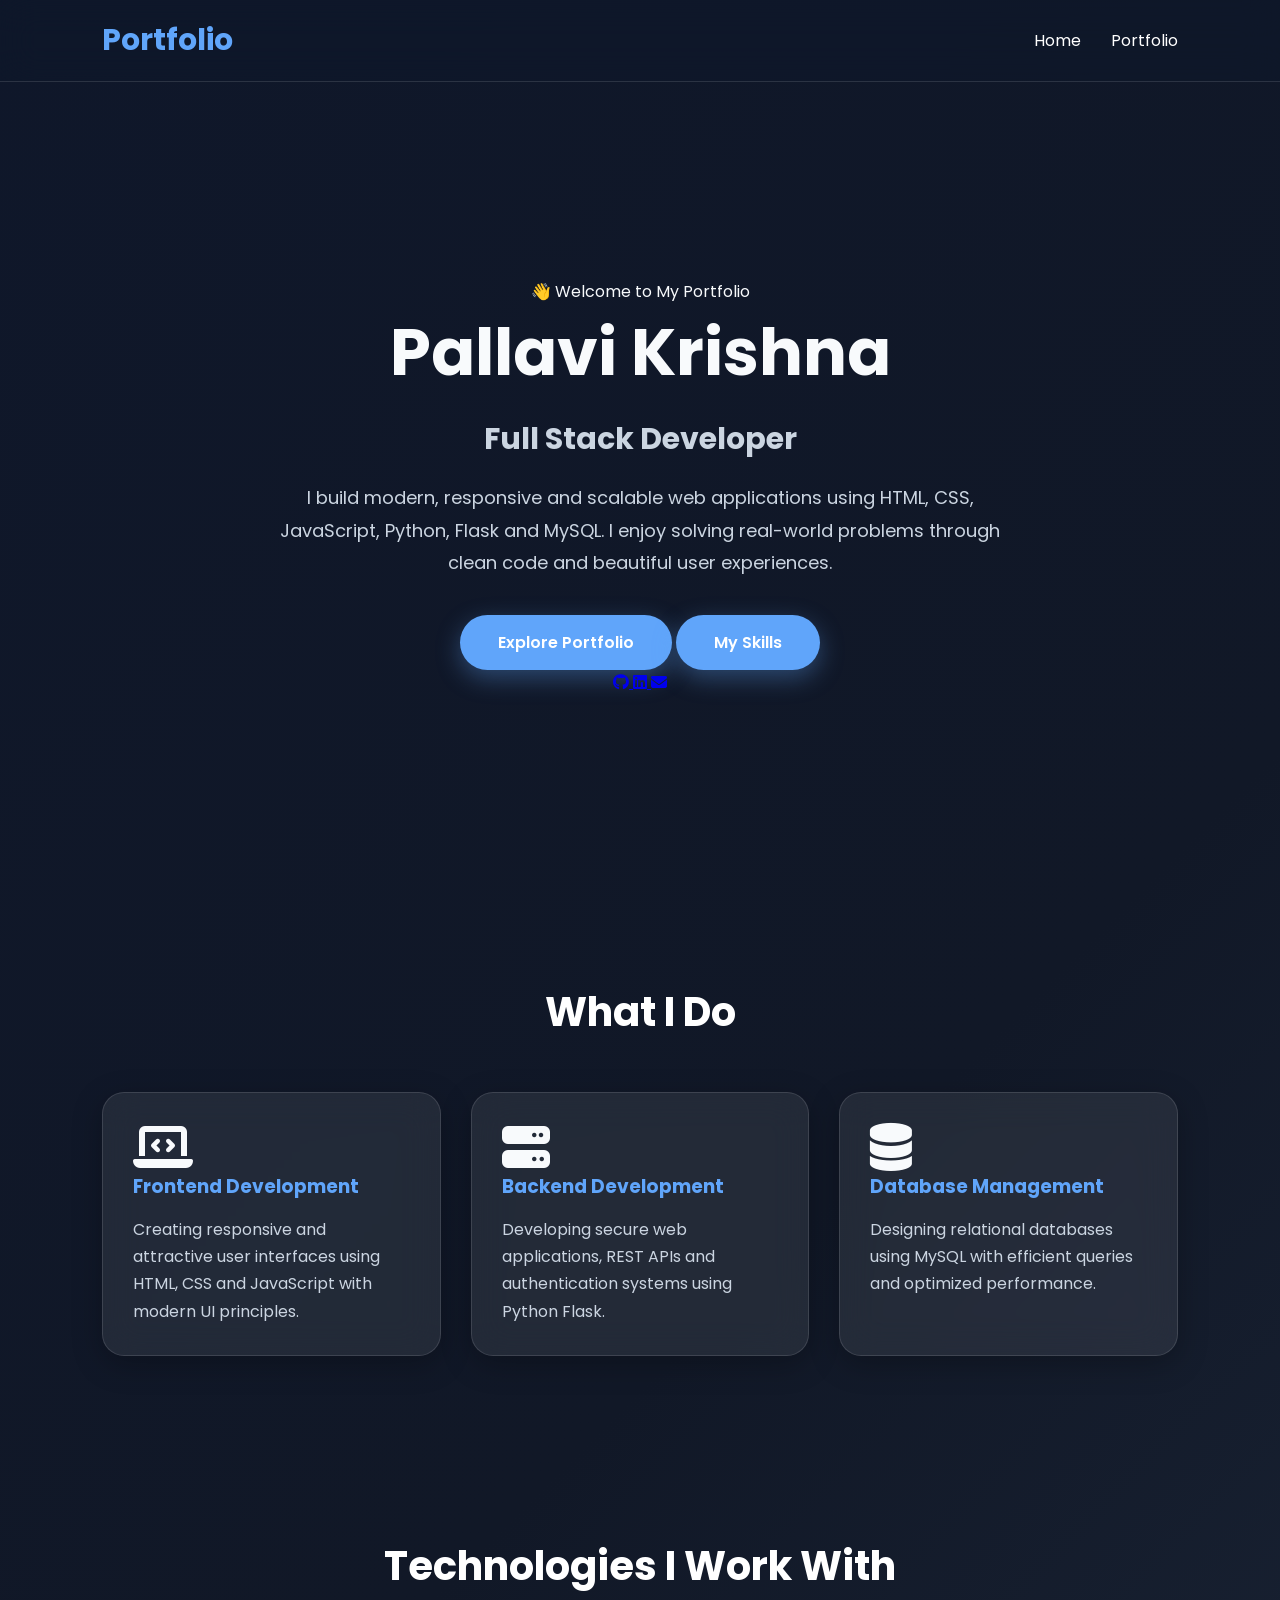
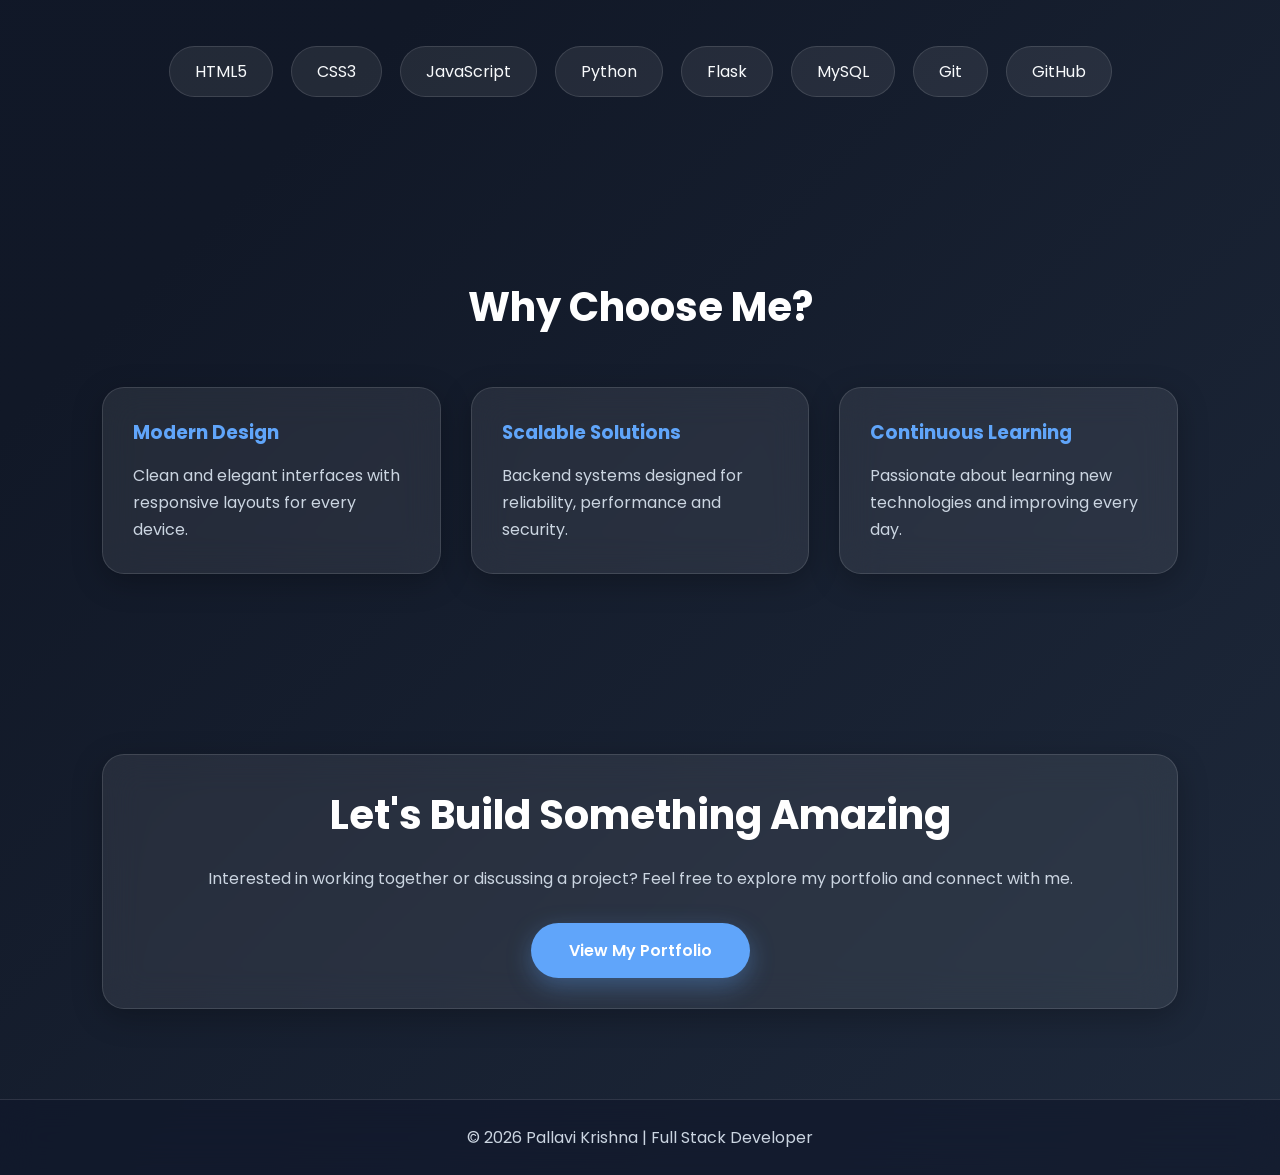
<file: index.html>
<!DOCTYPE html>
<html lang="en">

<head>
    <meta charset="UTF-8">
    <meta name="viewport" content="width=device-width, initial-scale=1.0">
    <title>Pallavi Krishna | Full Stack Developer</title>

    <link rel="stylesheet" href="style.css">

    <link href="https://fonts.googleapis.com/css2?family=Poppins:wght@300;400;500;600;700;800&display=swap"
        rel="stylesheet">

    <link rel="stylesheet"
        href="https://cdnjs.cloudflare.com/ajax/libs/font-awesome/6.6.0/css/all.min.css">

</head>

<body>

    <!-- Background Blur -->
    <div class="blur blur1"></div>
    <div class="blur blur2"></div>

    <!-- Navigation -->

    <nav>

        <div class="logo">
            Portfolio
        </div>

        <ul>

            <li><a href="index.html">Home</a></li>

            <li><a href="portfolio.html">Portfolio</a></li>

        </ul>

    </nav>

    <!-- Hero Section -->

    <section class="hero">

        <div class="hero-content">

            <span class="tag">
                👋 Welcome to My Portfolio
            </span>

            <h1>
                Pallavi Krishna
            </h1>

            <h2>
                Full Stack Developer
            </h2>

            <p>

                I build modern, responsive and scalable web
                applications using HTML, CSS, JavaScript,
                Python, Flask and MySQL.
                I enjoy solving real-world problems through
                clean code and beautiful user experiences.

            </p>

            <div class="hero-buttons">

                <a href="portfolio.html" class="btn">
                    Explore Portfolio
                </a>

                <a href="#services" class="btn btn-outline">
                    My Skills
                </a>

            </div>

            <div class="social-icons">

                <a href="https://github.com/Pallavi67-ui" target="_blank">
                    <i class="fab fa-github"></i>
                </a>

                <a href="https://www.linkedin.com/in/pallavi-krishna-b-67b9bb322/" target="_blank">
                    <i class="fab fa-linkedin"></i>
                </a>

                <a href="mailto:pallavipallavikrishna0@gmail.com">
                    <i class="fas fa-envelope"></i>
                </a>

            </div>

        </div>

    </section>

    <!-- Services -->

    <section class="services" id="services">

        <h2>
            What I Do
        </h2>

        <div class="service-box">

            <div class="card">

                <i class="fas fa-laptop-code fa-3x"></i>

                <h3>
                    Frontend Development
                </h3>

                <p>

                    Creating responsive and attractive user
                    interfaces using HTML, CSS and JavaScript
                    with modern UI principles.

                </p>

            </div>

            <div class="card">

                <i class="fas fa-server fa-3x"></i>

                <h3>
                    Backend Development
                </h3>

                <p>

                    Developing secure web applications,
                    REST APIs and authentication systems
                    using Python Flask.

                </p>

            </div>

            <div class="card">

                <i class="fas fa-database fa-3x"></i>

                <h3>
                    Database Management
                </h3>

                <p>

                    Designing relational databases using
                    MySQL with efficient queries and
                    optimized performance.

                </p>

            </div>

        </div>

    </section>

    <!-- Technologies -->

    <section>

        <h2>
            Technologies I Work With
        </h2>

        <div class="skill-container">

            <span>HTML5</span>

            <span>CSS3</span>

            <span>JavaScript</span>

            <span>Python</span>

            <span>Flask</span>

            <span>MySQL</span>

            <span>Git</span>

            <span>GitHub</span>

        </div>

    </section>

    <!-- Why Me -->

    <section>

        <h2>
            Why Choose Me?
        </h2>

        <div class="service-box">

            <div class="card">

                <h3>
                    Modern Design
                </h3>

                <p>

                    Clean and elegant interfaces with
                    responsive layouts for every device.

                </p>

            </div>

            <div class="card">

                <h3>
                    Scalable Solutions
                </h3>

                <p>

                    Backend systems designed for
                    reliability, performance and security.

                </p>

            </div>

            <div class="card">

                <h3>
                    Continuous Learning
                </h3>

                <p>

                    Passionate about learning new
                    technologies and improving every day.

                </p>

            </div>

        </div>

    </section>

    <!-- Call To Action -->

    <section>

        <div class="card" style="text-align:center;">

            <h2 style="margin-bottom:20px;">
                Let's Build Something Amazing
            </h2>

            <p style="margin-bottom:30px; color:#CBD5E1;">

                Interested in working together or discussing
                a project? Feel free to explore my portfolio
                and connect with me.

            </p>

            <a href="portfolio.html" class="btn">
                View My Portfolio
            </a>

        </div>

    </section>

    <!-- Footer -->

    <footer>

        <p>

            © 2026 Pallavi Krishna | Full Stack Developer

        </p>

    </footer>

</body>

</html>
</file>
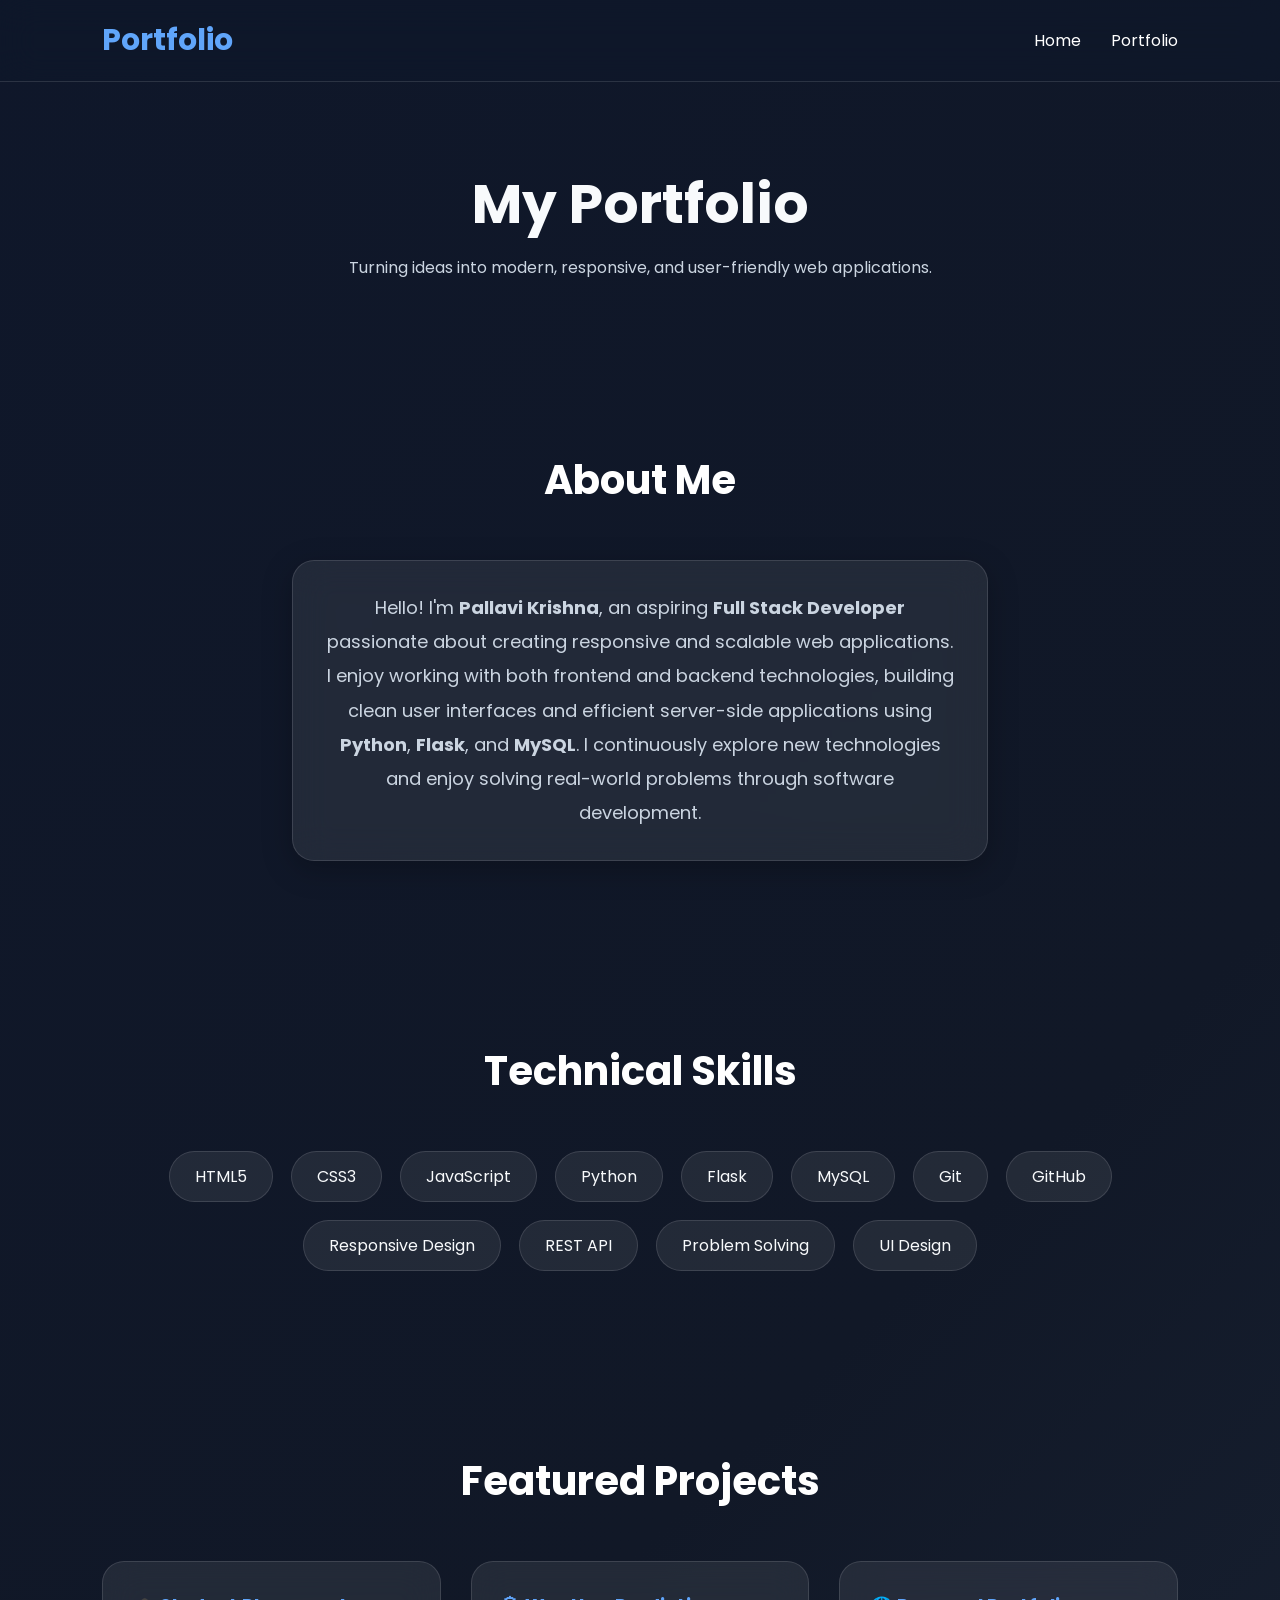
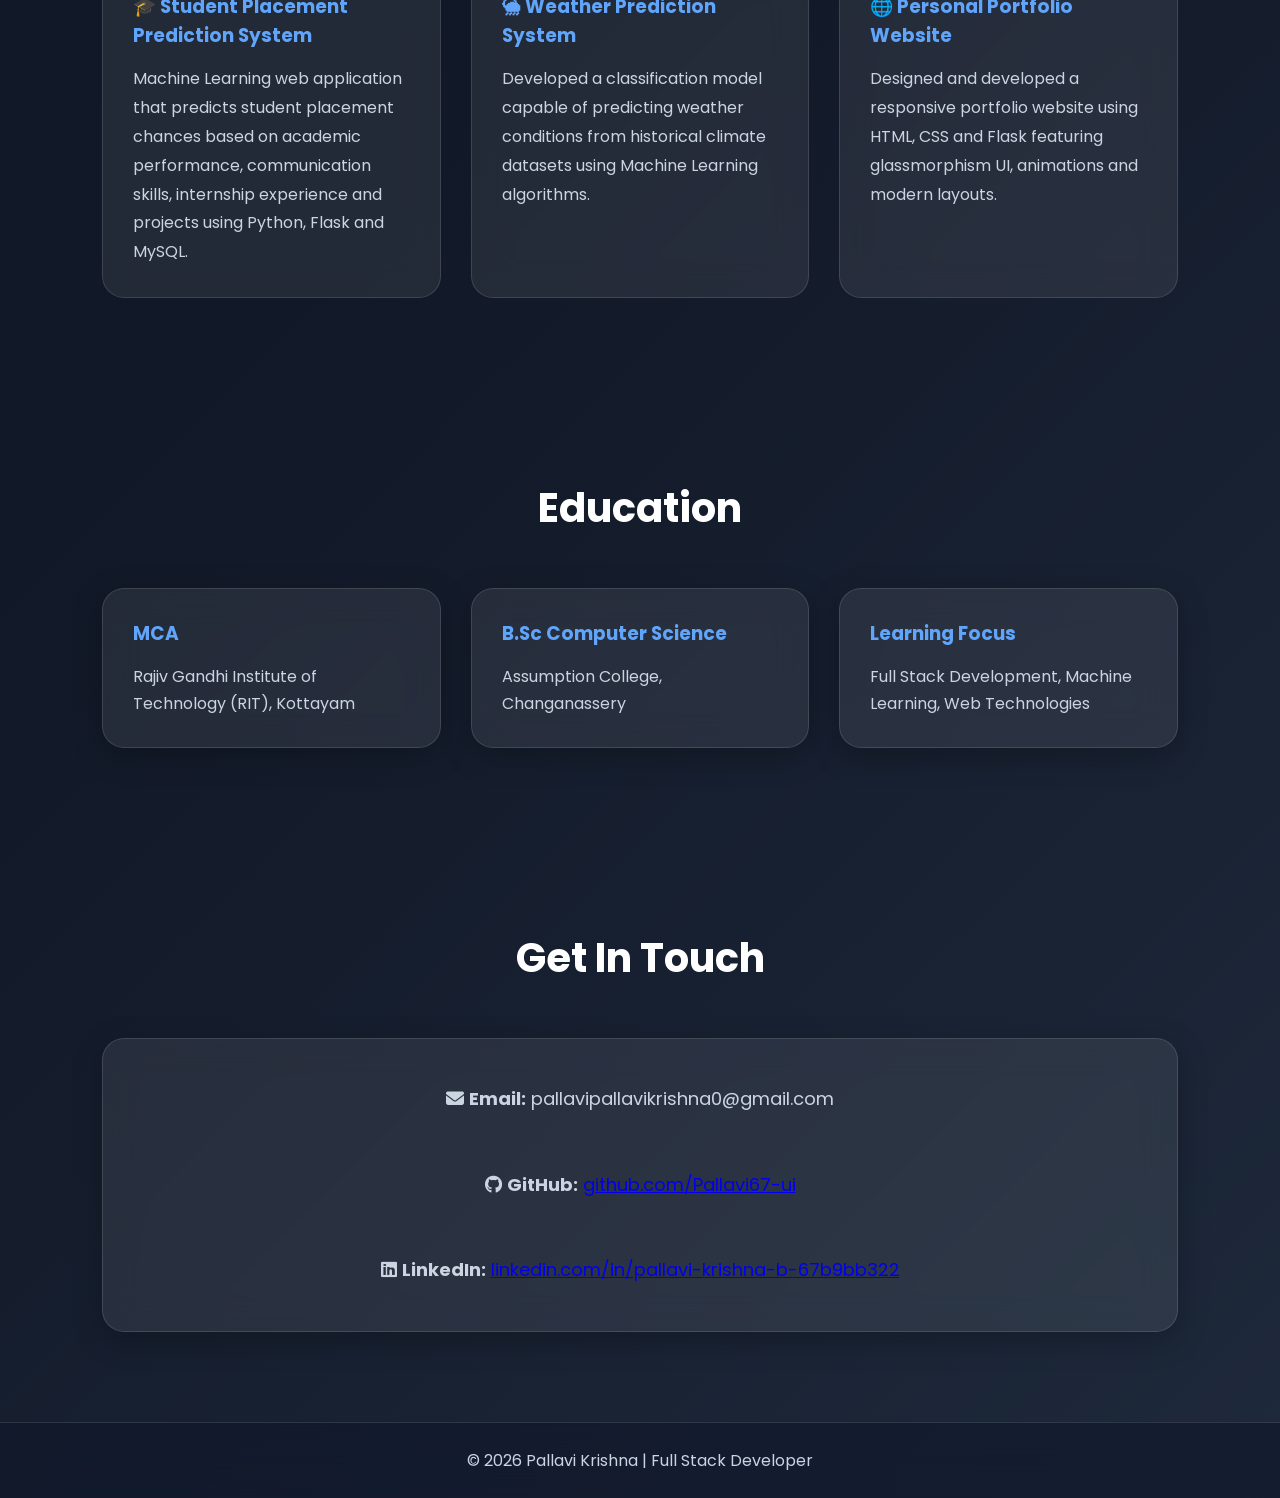
<file: portfolio.html>
<!DOCTYPE html>
<html lang="en">

<head>

    <meta charset="UTF-8">
    <meta name="viewport" content="width=device-width, initial-scale=1.0">

    <title>Pallavi Krishna | Portfolio</title>

    <link rel="stylesheet" href="style.css">

    <link href="https://fonts.googleapis.com/css2?family=Poppins:wght@300;400;500;600;700;800&display=swap"
        rel="stylesheet">

    <link rel="stylesheet"
        href="https://cdnjs.cloudflare.com/ajax/libs/font-awesome/6.6.0/css/all.min.css">

</head>

<body>

    <!-- Background Blur -->
    <div class="blur blur1"></div>
    <div class="blur blur2"></div>

    <!-- Navigation -->

    <nav>

        <div class="logo">
            Portfolio
        </div>

        <ul>

            <li><a href="index.html">Home</a></li>

            <li><a href="portfolio.html" class="active">Portfolio</a></li>

        </ul>

    </nav>

    <!-- Page Header -->

    <section class="page-title">

        <h1>My Portfolio</h1>

        <p>
            Turning ideas into modern, responsive, and user-friendly web applications.
        </p>

    </section>

    <!-- About -->

    <section class="about">

        <h2>About Me</h2>

        <div class="card">

            <p>

                Hello! I'm <strong>Pallavi Krishna</strong>, an aspiring
                <strong>Full Stack Developer</strong> passionate about
                creating responsive and scalable web applications.

                I enjoy working with both frontend and backend technologies,
                building clean user interfaces and efficient server-side
                applications using <strong>Python</strong>,
                <strong>Flask</strong>, and <strong>MySQL</strong>.

                I continuously explore new technologies and enjoy solving
                real-world problems through software development.

            </p>

        </div>

    </section>

    <!-- Skills -->

    <section>

        <h2>Technical Skills</h2>

        <div class="skill-container">

            <span>HTML5</span>

            <span>CSS3</span>

            <span>JavaScript</span>

            <span>Python</span>

            <span>Flask</span>

            <span>MySQL</span>

            <span>Git</span>

            <span>GitHub</span>

            <span>Responsive Design</span>

            <span>REST API</span>

            <span>Problem Solving</span>

            <span>UI Design</span>

        </div>

    </section>

    <!-- Projects -->

    <section>

        <h2>Featured Projects</h2>

        <div class="project-container">

            <div class="project-card">

                <h3>
                    🎓 Student Placement Prediction System
                </h3>

                <p>

                    Machine Learning web application that predicts
                    student placement chances based on academic
                    performance, communication skills, internship
                    experience and projects using Python, Flask and
                    MySQL.

                </p>

            </div>

            <div class="project-card">

                <h3>
                    🌦 Weather Prediction System
                </h3>

                <p>

                    Developed a classification model capable of
                    predicting weather conditions from historical
                    climate datasets using Machine Learning
                    algorithms.

                </p>

            </div>

            <div class="project-card">

                <h3>
                    🌐 Personal Portfolio Website
                </h3>

                <p>

                    Designed and developed a responsive portfolio
                    website using HTML, CSS and Flask featuring
                    glassmorphism UI, animations and modern layouts.

                </p>

            </div>

        </div>

    </section>

    <!-- Education -->

    <section>

        <h2>Education</h2>

        <div class="service-box">

            <div class="card">

                <h3>MCA</h3>

                <p>

                    Rajiv Gandhi Institute of Technology (RIT),
                    Kottayam

                </p>

            </div>

            <div class="card">

                <h3>B.Sc Computer Science</h3>

                <p>

                    Assumption College,
                    Changanassery

                </p>

            </div>

            <div class="card">

                <h3>Learning Focus</h3>

                <p>

                    Full Stack Development,
                    Machine Learning,
                    Web Technologies

                </p>

            </div>

        </div>

    </section>

    <!-- Contact -->

    <section class="contact">

        <h2>Get In Touch</h2>

        <div class="card">

            <p>

                <i class="fas fa-envelope"></i>

                <strong>Email:</strong>

                pallavipallavikrishna0@gmail.com

            </p>

            <br>

            <p>

                <i class="fab fa-github"></i>

                <strong>GitHub:</strong>

                <a href="https://github.com/Pallavi67-ui"
                    target="_blank">

                    github.com/Pallavi67-ui

                </a>

            </p>

            <br>

            <p>

                <i class="fab fa-linkedin"></i>

                <strong>LinkedIn:</strong>

                <a href="https://www.linkedin.com/in/pallavi-krishna-b-67b9bb322/"
                    target="_blank">

                    linkedin.com/in/pallavi-krishna-b-67b9bb322

                </a>

            </p>

        </div>

    </section>

    <!-- Footer -->

    <footer>

        <p>

            © 2026 Pallavi Krishna |
            Full Stack Developer

        </p>

    </footer>

</body>

</html>
</file>
<file: style.css>
/* ===========================
   GOOGLE FONT
=========================== */
@import url('https://fonts.googleapis.com/css2?family=Poppins:wght@300;400;500;600;700;800&display=swap');

*{
    margin:0;
    padding:0;
    box-sizing:border-box;
    font-family:'Poppins',sans-serif;
    scroll-behavior:smooth;
}

:root{

    --bg:#0F172A;
    --bg2:#111827;

    --card:rgba(255,255,255,.08);
    --border:rgba(255,255,255,.12);

    --primary:#60A5FA;
    --secondary:#3B82F6;

    --text:#F8FAFC;
    --text2:#CBD5E1;

}

/* ===========================
   BODY
=========================== */

body{

    background:linear-gradient(135deg,#0F172A,#111827,#1E293B);
    color:var(--text);
    overflow-x:hidden;
    min-height:100vh;

}

/* Scrollbar */

::-webkit-scrollbar{
    width:8px;
}

::-webkit-scrollbar-thumb{
    background:var(--primary);
    border-radius:20px;
}

::-webkit-scrollbar-track{
    background:#111827;
}

/* ===========================
   NAVBAR
=========================== */

nav{

    position:sticky;
    top:0;
    z-index:1000;

    display:flex;
    justify-content:space-between;
    align-items:center;

    padding:18px 8%;

    background:rgba(15,23,42,.65);

    backdrop-filter:blur(18px);

    border-bottom:1px solid var(--border);

}

.logo{

    font-size:30px;
    font-weight:700;
    color:var(--primary);

}

nav ul{

    display:flex;
    list-style:none;

}

nav ul li{

    margin-left:30px;

}

nav ul li a{

    color:white;
    text-decoration:none;
    transition:.3s;

}

nav ul li a:hover{

    color:var(--primary);

}

/* ===========================
   HERO
=========================== */

.hero{

    height:90vh;

    display:flex;
    justify-content:center;
    align-items:center;

    text-align:center;

    padding:20px;

}

.hero-content{

    max-width:750px;

    animation:fadeUp 1s ease;

}

.hero h3{

    color:var(--primary);
    font-size:24px;
    margin-bottom:10px;

}

.hero h1{

    font-size:65px;
    margin-bottom:15px;

}

.hero h2{

    color:var(--text2);
    font-size:30px;
    margin-bottom:20px;

}

.hero p{

    color:var(--text2);
    line-height:1.8;
    font-size:18px;
    margin-bottom:35px;

}

/* ===========================
   BUTTON
=========================== */

.btn{

    display:inline-block;

    padding:15px 38px;

    background:var(--primary);

    color:white;

    text-decoration:none;

    border-radius:40px;

    transition:.35s;

    font-weight:600;

    box-shadow:0 8px 25px rgba(96,165,250,.35);

}

.btn:hover{

    background:var(--secondary);

    transform:translateY(-5px);

    box-shadow:0 15px 35px rgba(96,165,250,.45);

}

/* ===========================
   SECTIONS
=========================== */

section{

    padding:90px 8%;

}

section h2{

    text-align:center;

    font-size:40px;

    margin-bottom:50px;

    color:white;

}

/* ===========================
   GLASS CARD
=========================== */

.card{

    background:var(--card);

    border:1px solid var(--border);

    backdrop-filter:blur(18px);

    border-radius:22px;

    padding:30px;

    transition:.4s;

    box-shadow:0 8px 30px rgba(0,0,0,.25);

}

.card:hover{

    transform:translateY(-10px);

    border-color:var(--primary);

    box-shadow:0 20px 40px rgba(96,165,250,.20);

}

/* ===========================
   SERVICES
=========================== */

.service-box{

    display:grid;

    grid-template-columns:repeat(auto-fit,minmax(250px,1fr));

    gap:30px;

}

.card h3{

    color:var(--primary);

    margin-bottom:15px;

}

.card p{

    color:var(--text2);

    line-height:1.7;

}

/* ===========================
   PAGE TITLE
=========================== */

.page-title{

    text-align:center;

    padding:80px 20px;

}

.page-title h1{

    font-size:55px;

}

.page-title p{

    margin-top:10px;

    color:var(--text2);

}

/* ===========================
   ABOUT
=========================== */

.about{

    max-width:900px;

    margin:auto;

    text-align:center;

}

.about p{

    color:var(--text2);

    line-height:1.9;

    font-size:18px;

}

/* ===========================
   SKILLS
=========================== */

.skill-container{

    display:flex;

    flex-wrap:wrap;

    justify-content:center;

    gap:18px;

}

.skill-container span{

    padding:12px 25px;

    border-radius:30px;

    background:var(--card);

    border:1px solid var(--border);

    transition:.3s;

}

.skill-container span:hover{

    background:var(--primary);

    cursor:pointer;

    transform:scale(1.08);

}

/* ===========================
   PROJECTS
=========================== */

.project-container{

    display:grid;

    grid-template-columns:repeat(auto-fit,minmax(300px,1fr));

    gap:30px;

}

.project-card{

    background:var(--card);

    border:1px solid var(--border);

    backdrop-filter:blur(18px);

    border-radius:22px;

    padding:30px;

    transition:.4s;

}

.project-card:hover{

    transform:translateY(-10px);

    border-color:var(--primary);

    box-shadow:0 15px 35px rgba(96,165,250,.20);

}

.project-card h3{

    color:var(--primary);

    margin-bottom:15px;

}

.project-card p{

    color:var(--text2);

    line-height:1.8;

}

/* ===========================
   CONTACT
=========================== */

.contact{

    text-align:center;

}

.contact p{

    margin:15px 0;

    color:var(--text2);

    font-size:18px;

}

/* ===========================
   FOOTER
=========================== */

footer{

    text-align:center;

    padding:25px;

    background:rgba(15,23,42,.6);

    backdrop-filter:blur(18px);

    border-top:1px solid var(--border);

    color:var(--text2);

}

/* ===========================
   ANIMATION
=========================== */

@keyframes fadeUp{

    from{

        opacity:0;

        transform:translateY(40px);

    }

    to{

        opacity:1;

        transform:translateY(0);

    }

}

/* Floating Animation */

.hero-content{

    animation:fadeUp 1s ease,
              float 5s ease-in-out infinite;

}

@keyframes float{

    0%{

        transform:translateY(0);

    }

    50%{

        transform:translateY(-10px);

    }

    100%{

        transform:translateY(0);

    }

}

/* ===========================
   RESPONSIVE
=========================== */

@media(max-width:768px){

nav{

    flex-direction:column;

    gap:15px;

}

nav ul{

    flex-direction:column;

    text-align:center;

}

nav ul li{

    margin:10px 0;

}

.hero h1{

    font-size:42px;

}

.hero h2{

    font-size:24px;

}

.hero p{

    font-size:16px;

}

.page-title h1{

    font-size:40px;

}

section h2{

    font-size:32px;

}

}
</file>
